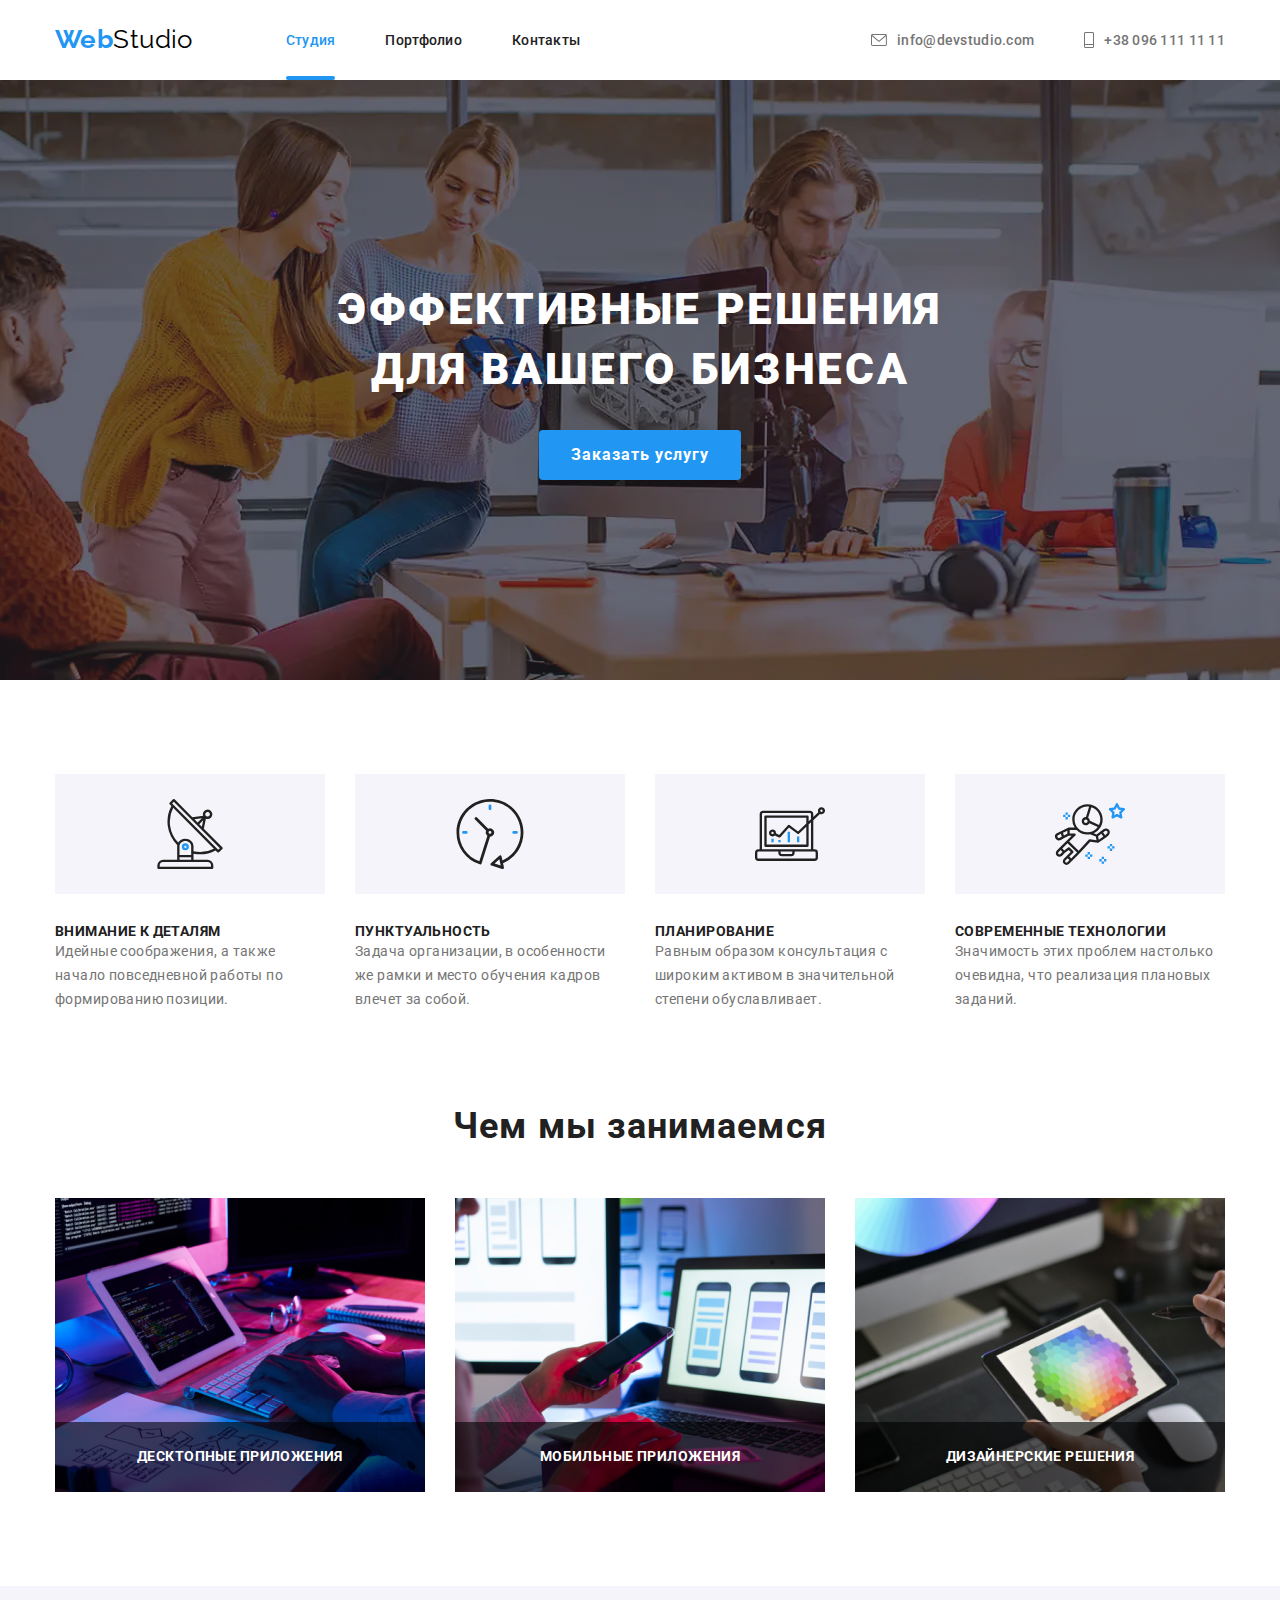
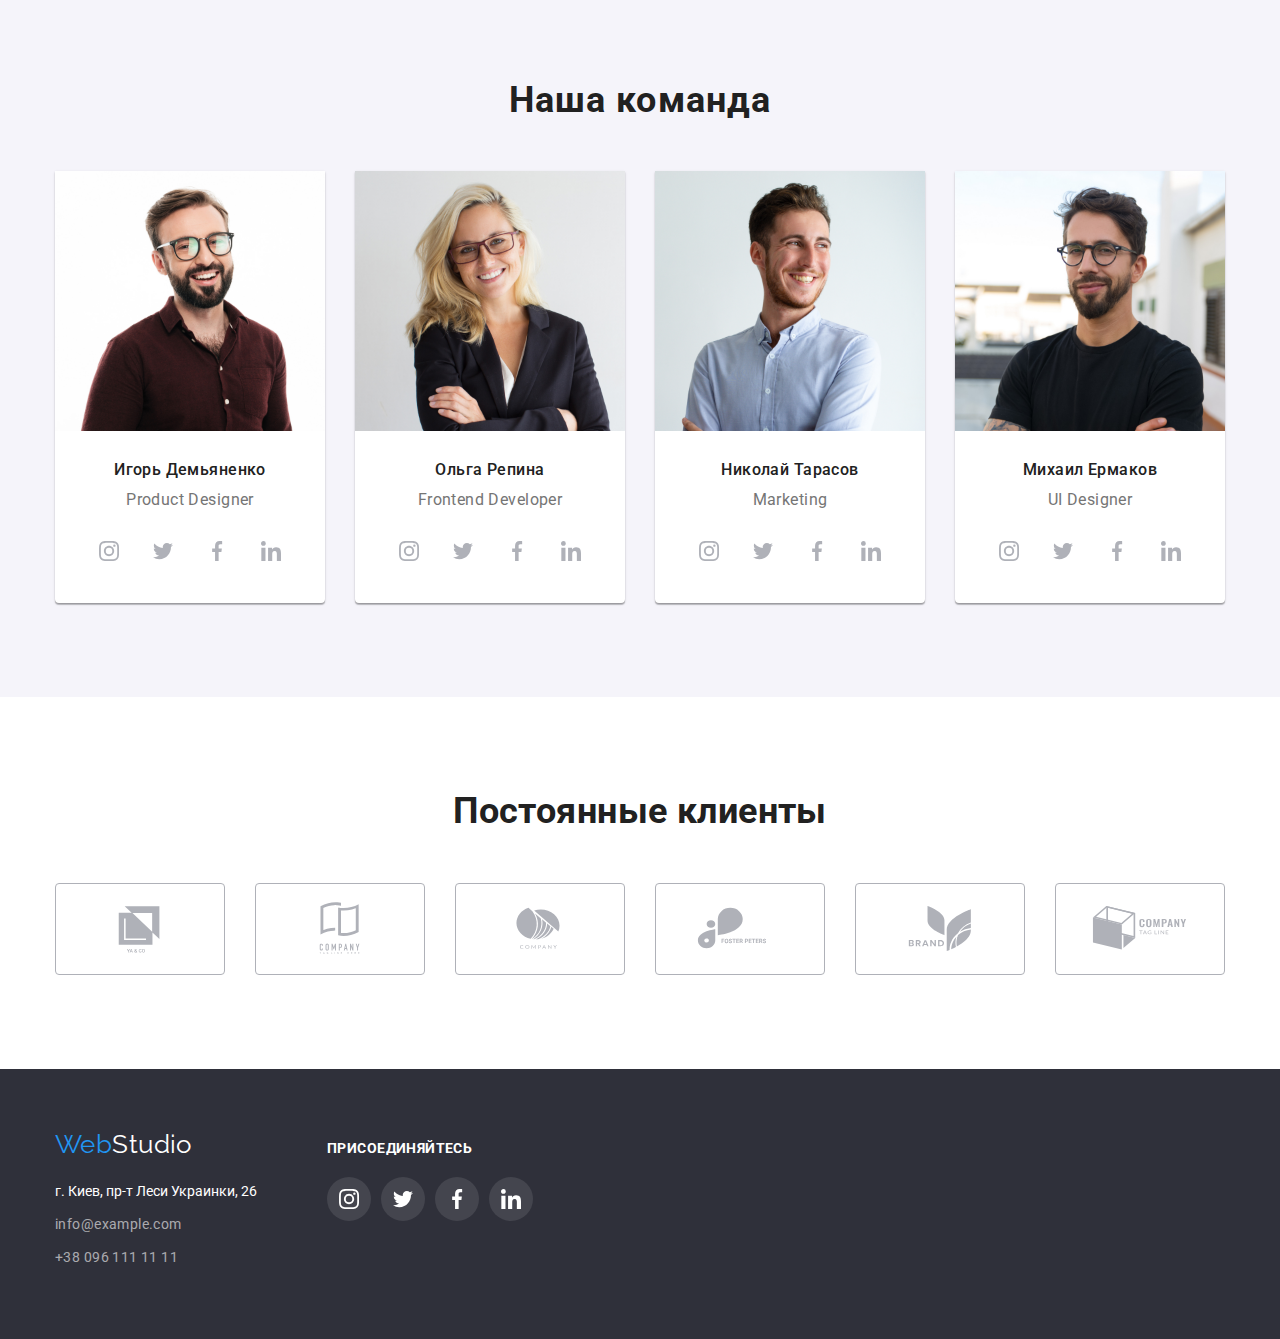
<file: index.html>
<!DOCTYPE html>
<html lang="ru">

<head>
  <meta charset="UTF-8" />
  <meta http-equiv="X-UA-Compatible" content="IE=edge" />
  <meta name="viewport" content="width=device-width, initial-scale=1.0" />
  <title>Studio</title>
  <!-- фонд початок -->
  <link rel="preconnect" href="https://fonts.googleapis.com" />
  <link rel="preconnect" href="https://fonts.gstatic.com" crossorigin />
  <link
    href="https://fonts.googleapis.com/css2?family=Oleo+Script&family=Raleway:wght@700&family=Roboto:wght@400;500;700;900&display=swap"
    rel="stylesheet" />
  <!-- фонди кінець -->

  <!-- Normalize stiles початок -->
  <link rel="stylesheet" href="https://cdn.jsdelivr.net/npm/modern-normalize@1.1.0/modern-normalize.min.css" />
  <!-- Normalize stiles кінець -->

  <!-- css -->
  <link rel="stylesheet" href="./css/styles.css" />
</head>

<body>
  <!--шапка-->
  <header class="header">
    <div class="container main-nav">
      <nav class="header-nav">
        <a class="header-logo link" href=" ./index.html "><span class="logo">Web</span>Studio</a>
        <ul class="header-list list">
          <li class="header-list-item">
            <a class="header-link link current" href=" ./index.html ">Студия</a>
          </li>
          <li class="header-list-item">
            <a class="header-link link" href=" ./portfolio.html ">Портфолио</a>
          </li>
          <li class="header-list-item">
            <a class="header-link link" href=" # ">Контакты</a>
          </li>
        </ul>
      </nav>
      <ul class="header-list-cont list">
        <li class="header-list-item">
          <a class="header-cont link" href=" info@devstudio.com "><svg class="icon-cont" width="16px" height="12px">
              <use href="./image/icons.svg#icon-envelope-hover"></use>
            </svg>info@devstudio.com</a>
        </li>
        <li class=" header-list-item">
          <a class="header-cont link" href=" +380961111111 "><svg class="icon-cont" width="10px" height="16px">
              <use href="./image/icons.svg#icon-telepfone"></use>
            </svg> +38 096 111 11 11 </a>
        </li>
      </ul>
    </div>
  </header>

  <!--головний розділ-->
  <main>
    <section class="hero section">
      <div class="container">
        <h1 class="text hero-title">Эффективные решения для вашего бизнеса</h1>
        <button class="hero-button" type="button" data-modal-open>Заказать услугу</button>
      </div>
    </section>
    <!--розділ наші переваги-->

    <section class="about section">
      <div class="container">
        <h2 class="visualli-hidden">мене тут нема</h2>
        <ul class="main-list list">
          <li class="main-list-item">
            <div class="icon-box-main">
              <svg class="icon-benefits" width="70px" height="70px">
                <use href="./image/icons.svg#icon-antenna"></use>
              </svg>
            </div>
            <h3 class="texst main-title">Внимание к деталям</h3>
            <p class="upertitle">
              Идейные соображения, а также начало повседневной работы по формированию позиции.
            </p>
          </li>
          <li class="main-list-item">
            <div class="icon-box-main">
              <svg class="icon-benefits" width="70px" height="70px">
                <use href="./image/icons.svg#icon-clock"></use>
              </svg>
            </div>
            <h3 class="texst main-title">Пунктуальность</h3>
            <p class="upertitle">
              Задача организации, в особенности же рамки и место обучения кадров влечет за собой.
            </p>
          </li>
          <li class="main-list-item">
            <div class="icon-box-main">
              <svg class="icon-benefits" width="70px" height="70px">
                <use href="./image/icons.svg#icon-diagram"></use>
              </svg>
            </div>
            <h3 class="texst main-title">Планирование</h3>
            <p class="upertitle">
              Равным образом консультация с широким активом в значительной степени обуславливает.
            </p>
          </li>
          <li class="main-list-item">
            <div class="icon-box-main">
              <svg class="icon-benefits" width="70px" height="70px">
                <use href="./image/icons.svg#icon-astronaut"></use>
              </svg>
            </div>
            <h3 class="texst main-title">Современные технологии</h3>
            <p class="upertitle">
              Значимость этих проблем настолько очевидна, что реализация плановых заданий.
            </p>
          </li>
        </ul>
      </div>
    </section>
    <!--розділ що ми робимо-->
    <section class="services section">
      <div class="container">
        <h2 class="texst action-title">Чем мы занимаемся</h2>
        <ul class="list flex-group">

          <li class="services-item">
            <img src="./image/what-are-we-doing/img-1.jpg" alt="разработчик пишет код на клавиатуре" width="370"
              height="270" />
            <p class="description-services">Десктопные приложения</p>
          </li>

          <li class="services-item">
            <img src="./image/what-are-we-doing/img-2.jpg" alt="тестирует приложение на смартфоне " width="370"
              height="270" />
            <p class="description-services">Мобильные приложения</p>
          </li>

          <li class="services-item">
            <img src="./image/what-are-we-doing/img-3.jpg" alt="создает дизайн на планшете" width="370" height="270" />
            <p class="description-services">Дизайнерские решения</p>
          </li>

        </ul>
      </div>
    </section>
    <!--розділ наша команда-->
    <section class="group section">
      <div class="container">
        <h2 class="texst group-title">Наша команда</h2>
        <ul class="list flex-group">
          <li class="photo-list">
            <img class="photo" src="./image/our-team/img-IgorDemyanenko.jpg" alt="фото члена команды 1" width="270"
              height="260" />
            <div class="pers-card">
              <h3 class="title-name">Игорь Демьяненко</h3>
              <p class="prof">Product Designer</p>
              <ul class="team-social-icons list">
                <li class="team-social-icon-item">
                  <a class="social-link-icon" href="">
                    <svg class="social-icon" width="20px" height="20px">
                      <use href="./image/icons.svg#icon-instagram"></use>
                    </svg>
                  </a>
                </li>
                <li class="team-social-icon-item">
                  <a class="social-link-icon" href="">
                    <svg class="social-icon" width="20px" height="20px">
                      <use href="./image/icons.svg#icon-twitter"></use>
                    </svg>
                  </a>
                </li>
                <li class="team-social-icon-item">
                  <a class="social-link-icon" href="">
                    <svg class="social-icon" width="20px" height="20px">
                      <use href="./image/icons.svg#icon-facebook"></use>
                    </svg>
                  </a>
                </li>
                <li class="team-social-icon-item">
                  <a class="social-link-icon" href="">
                    <svg class="social-icon" width="20px" height="20px">
                      <use href="./image/icons.svg#icon-linkedin"></use>
                    </svg>
                  </a>
                </li>
              </ul>
            </div>
          </li>
          <li class="photo-list">
            <img src="./image/our-team/img-OlgaRepina.jpg" alt="фото члена команды 2" width="270" height="260" />
            <div class="pers-card">
              <h3 class="title-name">Ольга Репина</h3>
              <p class="prof">Frontend Developer</p>
              <ul class="team-social-icons list">
                <li class="team-social-icon-item">
                  <a class="social-link-icon" href="">
                    <svg class="social-icon" width="20px" height="20px">
                      <use href="./image/icons.svg#icon-instagram"></use>
                    </svg>
                  </a>
                </li>
                <li class="team-social-icon-item">
                  <a class="social-link-icon" href="">
                    <svg class="social-icon" width="20px" height="20px">
                      <use href="./image/icons.svg#icon-twitter"></use>
                    </svg>
                  </a>
                </li>
                <li class="team-social-icon-item">
                  <a class="social-link-icon" href="">
                    <svg class="social-icon" width="20px" height="20px">
                      <use href="./image/icons.svg#icon-facebook"></use>
                    </svg>
                  </a>
                </li>
                <li class="team-social-icon-item">
                  <a class="social-link-icon" href="">
                    <svg class="social-icon" width="20px" height="20px">
                      <use href="./image/icons.svg#icon-linkedin"></use>
                    </svg>
                  </a>
                </li>
              </ul>
            </div>
          </li>
          <li class="photo-list">
            <img src="./image/our-team/img-NikolaiTarasov.jpg" alt="фото члена команды 3" width="270" height="260" />
            <div class="pers-card">
              <h3 class="title-name">Николай Тарасов</h3>
              <p class="prof">Marketing</p>
              <ul class="team-social-icons list">
                <li class="team-social-icon-item">
                  <a class="social-link-icon" href="">
                    <svg class="social-icon" width="20px" height="20px">
                      <use href="./image/icons.svg#icon-instagram"></use>
                    </svg>
                  </a>
                </li>
                <li class="team-social-icon-item">
                  <a class="social-link-icon" href="">
                    <svg class="social-icon" width="20px" height="20px">
                      <use href="./image/icons.svg#icon-twitter"></use>
                    </svg>
                  </a>
                </li>
                <li class="team-social-icon-item">
                  <a class="social-link-icon" href="">
                    <svg class="social-icon" width="20px" height="20px">
                      <use href="./image/icons.svg#icon-facebook"></use>
                    </svg>
                  </a>
                </li>
                <li class="team-social-icon-item">
                  <a class="social-link-icon" href="">
                    <svg class="social-icon" width="20px" height="20px">
                      <use href="./image/icons.svg#icon-linkedin"></use>
                    </svg>
                  </a>
                </li>
              </ul>
            </div>
          </li>
          <li class="photo-list">
            <img src="./image/our-team/img-MikhailErmakov.jpg" alt="фото члена команды 4" width="270" height="260" />
            <div class="pers-card">
              <h3 class="title-name">Михаил Ермаков</h3>
              <p class="prof">UI Designer</p>
              <ul class="team-social-icons list">
                <li class="team-social-icon-item">
                  <a class="social-link-icon" href="">
                    <svg class="social-icon" width="20px" height="20px">
                      <use href="./image/icons.svg#icon-instagram"></use>
                    </svg>
                  </a>
                </li>
                <li class="team-social-icon-item">
                  <a class="social-link-icon" href="">
                    <svg class="social-icon" width="20px" height="20px">
                      <use href="./image/icons.svg#icon-twitter"></use>
                    </svg>
                  </a>
                </li>
                <li class="team-social-icon-item">
                  <a class="social-link-icon" href="">
                    <svg class="social-icon" width="20px" height="20px">
                      <use href="./image/icons.svg#icon-facebook"></use>
                    </svg>
                  </a>
                </li>
                <li class="team-social-icon-item">
                  <a class="social-link-icon" href="">
                    <svg class="social-icon" width="20px" height="20px">
                      <use href="./image/icons.svg#icon-linkedin"></use>
                    </svg>
                  </a>
                </li>
              </ul>
            </div>
          </li>
        </ul>
      </div>
    </section>
    <!-- постійні кліенти -->
    <section class="section">
      <div class="container">
        <h2 class="text-title">Постоянные клиенты</h2>
        <ul class="list clients-icon-list">
          <li class="clients-icon-item">
            <a class="clients-icon-link" href="" aria-label="icon-compani1">
              <svg class="clients-icon" width="106px" height="60px">
                <use href="./image/icons.svg#icon-client1"></use>
              </svg></a>
          </li>
          <li class="clients-icon-item">
            <a class="clients-icon-link" href="" aria-label="icon-compani2"><svg class="clients-icon" width="106px"
                height="60px">
                <use href="./image/icons.svg#icon-client2"></use>
              </svg></a>
          </li>
          <li class="clients-icon-item">
            <a class="clients-icon-link" href="" aria-label="icon-compani3"><svg class="clients-icon" width="106px"
                height="60px">
                <use href="./image/icons.svg#icon-client3"></use>
              </svg></a>
          </li>
          <li class="clients-icon-item">
            <a class="clients-icon-link" href="" aria-label="icon-compani4"><svg class="clients-icon" width="106px"
                height="60px">
                <use href="./image/icons.svg#icon-client4"></use>
              </svg></a>
          </li>
          <li class="clients-icon-item">
            <a class="clients-icon-link" href="" aria-label="icon-compani5"><svg class="clients-icon" width="106px"
                height="60px">
                <use href="./image/icons.svg#icon-client5"></use>
              </svg></a>
          </li>
          <li class="clients-icon-item">
            <a class="clients-icon-link" href="" aria-label="icon-compani6"><svg class="clients-icon" width="106px"
                height="60px">
                <use href="./image/icons.svg#icon-client6"></use>
              </svg></a>
          </li>
        </ul>
      </div>
    </section>
  </main>
  <!--підвал-->
  <footer class="footer">
    <div class="container flex-group ">
      <div class="footer-box">
        <a href="./index.html" class="footer-logo link"><span class="lower-logo">Web</span>Studio</a>
        <address class="section-add">
          <ul class="footer-list list">

            <li class="footer-item ">
              <a class="footer-addr link" href="https://bit.ly/3pXMvUd" target="_blank" rel="noopener noreferrer">г.
                Киев, пр-т Леси Украинки, 26</a>
            </li>

            <li class="footer-item ">
              <a class="addr link" href="mailto:info@devstudio.com">info@example.com</a>
            </li>

            <li class="footer-item">
              <a class="addr link" href="tel:+380961111111">+38 096 111 11 11</a>
            </li>

          </ul>
        </address>
      </div>
      <div class="footer-social-thumb">
        <h2 class="footer-social-title">присоединяйтесь</h2>
        <ul class="footer-social-links list">
          <li class="footer-social-link">
            <a class="footer-link-icon" href="" aria-label="icon-instagram">
              <svg class="social-icon" width="20px" height="20px">
                <use href="./image/icons.svg#icon-instagram"></use>
              </svg>
            </a>
          </li>
          <li class="footer-social-link">
            <a class="footer-link-icon" href="" aria-label="icon-twitter">
              <svg class="social-icon" width="20px" height="20px">
                <use href="./image/icons.svg#icon-twitter"></use>
              </svg>
            </a>
          </li>
          <li class="footer-social-link">
            <a class="footer-link-icon" href="" aria-label="icon-facebook">
              <svg class="social-icon" width="20px" height="20px">
                <use href="./image/icons.svg#icon-facebook"></use>
              </svg>
            </a>
          </li>
          <li class="footer-social-link">
            <a class="footer-link-icon" href="" aria-label="icon-linkedin">
              <svg class="social-icon" width="20px" height="20px">
                <use href="./image/icons.svg#icon-linkedin"></use>
              </svg>
            </a>
          </li>
        </ul>
      </div>
    </div>
  </footer>
  <!--модальне вікно секції героя -->
  <div class="background-m is-hidden" data-modal>
    <div class="modal">
      <button class="modal-btn" type="button" data-modal-close>
        <svg class="" width="18" height="18">
          <use href="./image/icons.svg#icon-close"></use>
        </svg>
      </button>
    </div>
  </div>

  <script src="./js/modal.js"></script>

</body>

</html>
</file>
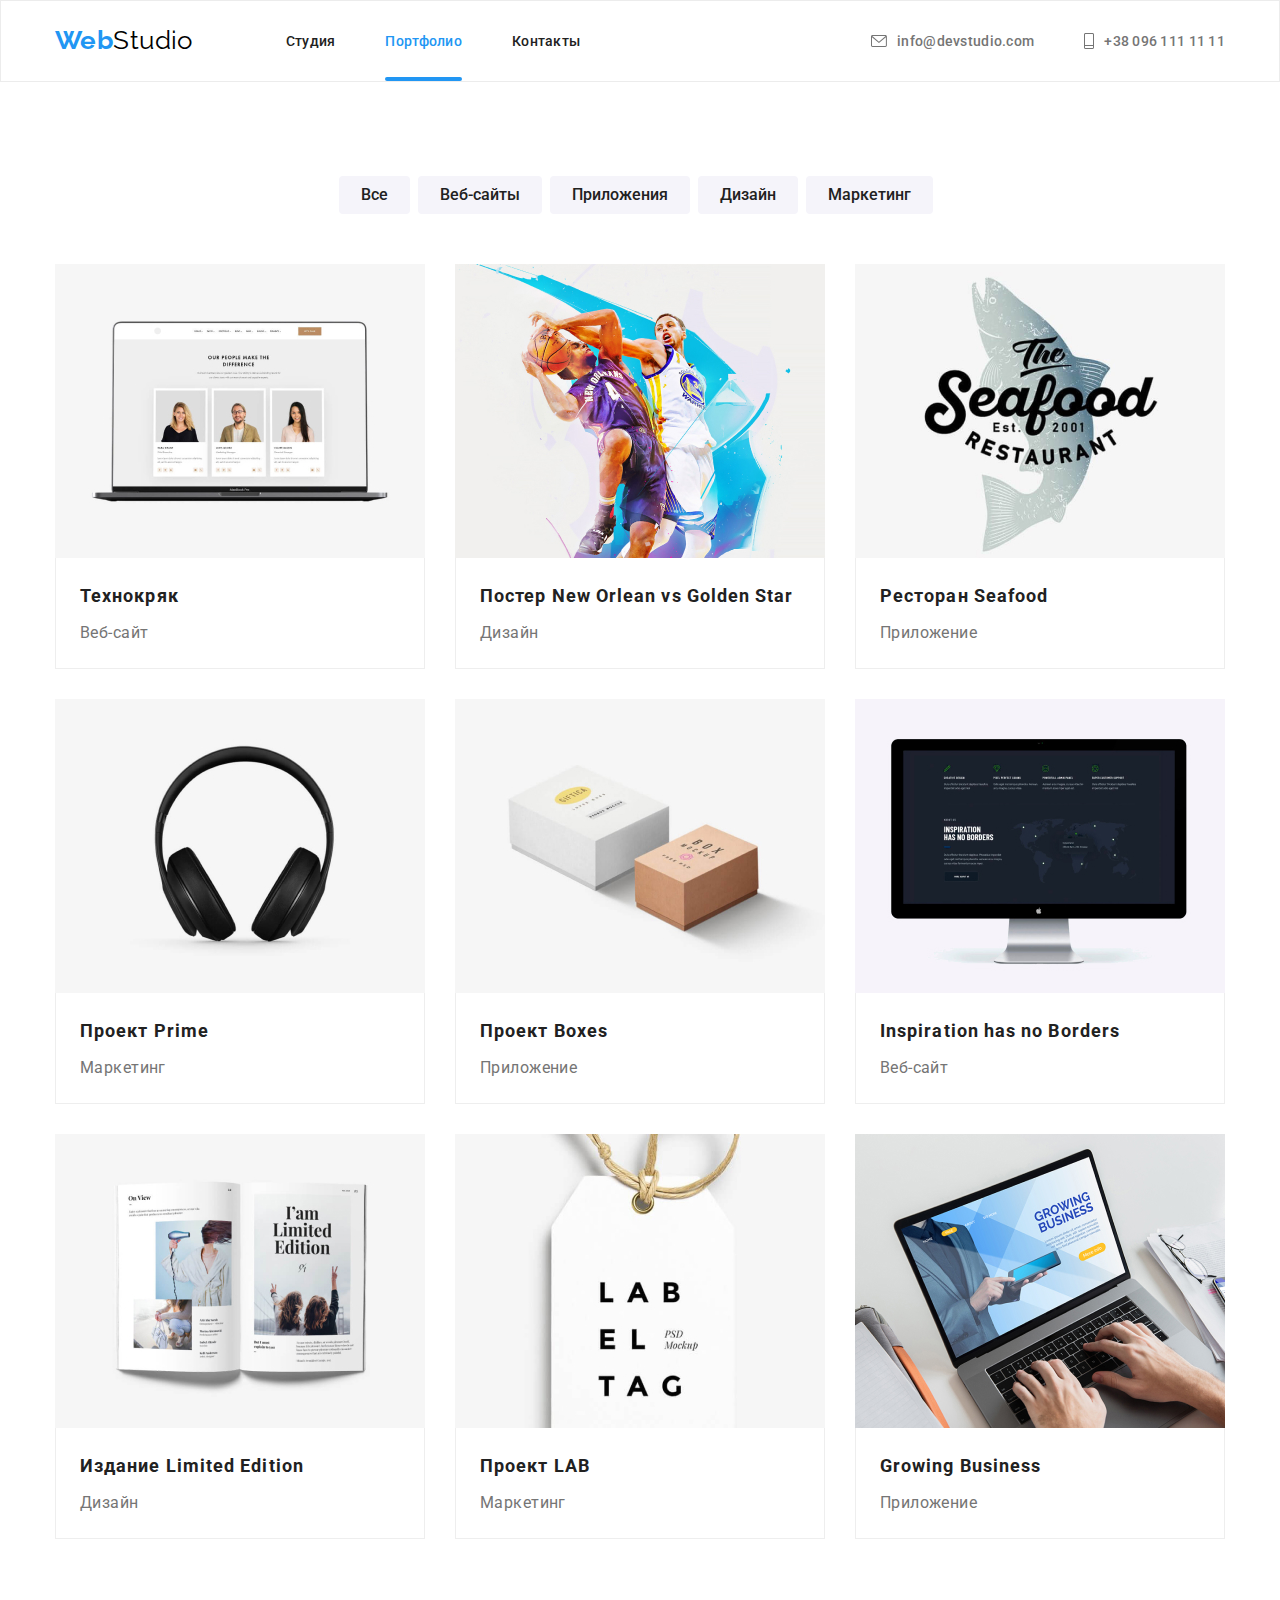
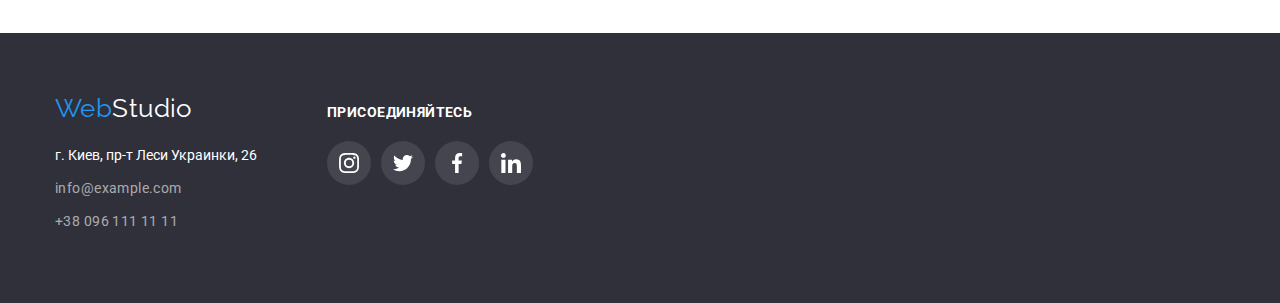
<file: portfolio.html>
<!DOCTYPE html>
<html lang="ru">

<head>
  <meta charset="UTF-8" />
  <meta http-equiv="X-UA-Compatible" content="IE=edge" />
  <meta name="viewport" content="width=device-width, initial-scale=1.0" />
  <title>Portfolio</title>
  <!-- фонд початок -->
  <link rel="preconnect" href="https://fonts.googleapis.com">
  <link rel="preconnect" href="https://fonts.gstatic.com" crossorigin>
  <link
    href="https://fonts.googleapis.com/css2?family=Oleo+Script&family=Raleway:wght@700&family=Roboto:wght@400;500;700;900&display=swap"
    rel="stylesheet">
  <!-- фонди кінець -->

  <!-- Normalize stiles початок -->
  <link rel="stylesheet" href="https://cdn.jsdelivr.net/npm/modern-normalize@1.1.0/modern-normalize.min.css">
  <!-- Normalize stiles кінець -->

  <!-- css -->
  <link rel="stylesheet" href="./css/styles.css">

</head>

<body class="body">
  <!--шапка-->
  <header class="header portfolio-header ">
    <div class="container main-nav">
      <nav class="header-nav">
        <a class="header-logo link" href=" ./index.html "><span class="logo">Web</span>Studio</a>
        <ul class="header-list list">
          <li class="header-list-item">
            <a class="header-link link" href="./index.html">Студия</a>
          </li>
          <li class="header-list-item">
            <a class="header-link link current" href="./portfolio.html">Портфолио</a>
          </li>
          <li class="header-list-item">
            <a class="header-link link" href="#">Контакты</a>
          </li>
        </ul>
      </nav>
      <ul class="header-list-cont list">
        <li class="header-list-item">
          <a class="header-cont link" href=" info@devstudio.com "><svg class="icon-cont" width="16px" height="12px">
              <use href="./image/icons.svg#icon-envelope-hover"></use>
            </svg>info@devstudio.com</a>
        </li>
        <li class=" header-list-item">
          <a class="header-cont link" href=" +380961111111 "><svg class="icon-cont" width="10px" height="16px">
              <use href="./image/icons.svg#icon-telepfone"></use>
            </svg> +38 096 111 11 11 </a>
        </li>
      </ul>
    </div>
  </header>

  <main>
    <!--portfolio-->
    <section class="section">
      <div class="container">
        <h1 class="visualli-hidden">мене тут нема</h1>
        <ul class="filter-list list">
          <li class="btn-item"><button class="btn-filter" type="button">Все</button></li>
          <li class="btn-item"><button class="btn-filter" type="button">Веб-сайты</button></li>
          <li class="btn-item"><button class="btn-filter" type="button">Приложения</button></li>
          <li class="btn-item"><button class="btn-filter" type="button">Дизайн</button></li>
          <li class="btn-item"><button class="btn-filter" type="button">Маркетинг</button></li>
        </ul>
        <!--projects-->

        <ul class="list cards ">

          <li class="project-list">
            <a class="project-cards-link link" href="#" target="_blank" rel="noopener noreferrer"
              aria-label="tehnokryak">
              <div class="card-img">
                <img src="./image/portfolio/img-1-technoquack.jpg" alt="компютер из изображением веб-сайта" width="370"
                  height="294">
                <div class="cover-image">
                  <p class="cover-image-text"> Ресурс предлагает комплексные предложения с разным уровнем
                    функционала и сервисов. Все это позволит посетителю получить
                    исчерпывающие сведения о компании или частном лице.
                  </p>
                </div>
              </div>
              <div class="cards-title">
                <h2 class="portfolio-projects">Технокряк</h2>
                <p class="projects-name">Веб-сайт</p>
              </div>
            </a>
          </li>
          <li class="project-list">
            <a class="project-cards-link link" href="#" target="_blank" rel="noopener noreferrer"
              aria-label="Постер New Orlean vs Golden Star">
              <div class="card-img">
                <img src="./image/portfolio/img-2-new-orleans-vs-golden-star-poster.jpg" alt="баскетболисты с мячом"
                  width="370" height="294">
                <div class="cover-image">
                  <p class="cover-image-text"> Ресурс предлагает комплексные предложения с разным уровнем
                    функционала и сервисов. Все это позволит посетителю получить
                    исчерпывающие сведения о компании или частном лице.
                  </p>
                </div>
              </div>
              <div class="cards-title">
                <h2 class="portfolio-projects">Постер New Orlean vs Golden Star</h2>
                <p class="projects-name">Дизайн</p>
              </div>
            </a>
          </li>
          <li class="project-list">
            <a class="project-cards-link link" href="#" target="_blank" rel="noopener noreferrer" aria-label="seafood">
              <div class="card-img">
                <img src="./image/portfolio/img-3-seafood-restaurant.jpg" alt="логотип ресторана сеафуд" width="370"
                  height="294">
                <div class="cover-image">
                  <p class="cover-image-text"> Ресурс предлагает комплексные предложения с разным уровнем
                    функционала и сервисов. Все это позволит посетителю получить
                    исчерпывающие сведения о компании или частном лице.
                  </p>
                </div>
              </div>
              <div class="cards-title">
                <h2 class="portfolio-projects">Ресторан Seafood</h2>
                <p class="projects-name">Приложение</p>
              </div>
            </a>
          </li>
          <li class="project-list">
            <a class="project-cards-link link" href="#" target="_blank" rel="noopener noreferrer" aria-label="prime">
              <div class="card-img">
                <img src="./image/portfolio/img-4-prime-project.jpg" alt="ображенные наушники" width="370" height="294">
                <div class="cover-image">
                  <p class="cover-image-text"> Ресурс предлагает комплексные предложения с разным уровнем
                    функционала и сервисов. Все это позволит посетителю получить
                    исчерпывающие сведения о компании или частном лице.
                  </p>
                </div>
              </div>
              <div class="cards-title">
                <h2 class="portfolio-projects">Проект Prime</h2>
                <p class="projects-name">Маркетинг</p>
              </div>
            </a>
          </li>
          <li class="project-list">
            <a class="project-cards-link link" href="#" target="_blank" rel="noopener noreferrer" aria-label="boxes">
              <div class="card-img">
                <img src="./image/portfolio/img-5-boxes-project.jpg" alt="коробки с надписями " width="370"
                  height="294">
                <div class="cover-image">
                  <p class="cover-image-text"> Ресурс предлагает комплексные предложения с разным уровнем
                    функционала и сервисов. Все это позволит посетителю получить
                    исчерпывающие сведения о компании или частном лице.
                  </p>
                </div>
              </div>
              <div class="cards-title">
                <h2 class="portfolio-projects">Проект Boxes</h2>
                <p class="projects-name">Приложение</p>
              </div>
            </a>
          </li>
          <li class="project-list">
            <a class="project-cards-link link" href="#" target="_blank" rel="noopener noreferrer"
              aria-label="inspirations">
              <div class="card-img">
                <img src="./image/portfolio/img-6-Inspiration-has-no-borders.jpg" alt="монитор с изображением веб сайта"
                  width="370" height="294">
                <div class="cover-image">
                  <p class="cover-image-text"> Ресурс предлагает комплексные предложения с разным уровнем
                    функционала и сервисов. Все это позволит посетителю получить
                    исчерпывающие сведения о компании или частном лице.
                  </p>
                </div>
              </div>
              <div class="cards-title">
                <h2 class="portfolio-projects" lang="en">Inspiration has no Borders</h2>
                <p class="projects-name">Веб-сайт</p>
              </div>
            </a>
          </li>
          <li class="project-list">
            <a class="project-cards-link link" href="#" target="_blank" rel="noopener noreferrer"
              aria-label="limitededition">
              <div class="card-img">
                <img src="./image/portfolio/img-7-limited-edition.jpg" alt="журнал с картинками " width="370"
                  height="294">
                <div class="cover-image">
                  <p class="cover-image-text"> Ресурс предлагает комплексные предложения с разным уровнем
                    функционала и сервисов. Все это позволит посетителю получить
                    исчерпывающие сведения о компании или частном лице.
                  </p>
                </div>
              </div>
              <div class="cards-title">
                <h2 class="portfolio-projects">Издание Limited Edition</h2>
                <p class="projects-name">Дизайн</p>
              </div>
            </a>
          </li>
          <li class="project-list">
            <a class="project-cards-link link" href="#" target="_blank" rel="noopener noreferrer" aria-label="lab">
              <div class="card-img">
                <img src="./image/portfolio/img-8-lab-project.jpg" alt=",борд с натписю лаб ел таг" width="370"
                  height="294">
                <div class="cover-image">
                  <p class="cover-image-text"> Ресурс предлагает комплексные предложения с разным уровнем
                    функционала и сервисов. Все это позволит посетителю получить
                    исчерпывающие сведения о компании или частном лице.
                  </p>
                </div>
              </div>
              <div class="cards-title">
                <h2 class="portfolio-projects">Проект LAB</h2>
                <p class="projects-name">Маркетинг</p>
              </div>
            </a>
          </li>
          <li class="project-list">
            <a class="project-cards-link link" href="#" target="_blank" rel="noopener noreferrer"
              aria-label="growingbusiness">
              <div class="card-img">
                <img src="./image/portfolio/img-9-growing-business.jpg"
                  alt="ноутбук с изображением веб-сайта растущий бизнес " width="370" height="294">
                <div class="cover-image">
                  <p class="cover-image-text"> Ресурс предлагает комплексные предложения с разным уровнем
                    функционала и сервисов. Все это позволит посетителю получить
                    исчерпывающие сведения о компании или частном лице.
                  </p>
                </div>
              </div>
              <div class="cards-title">
                <h2 class="portfolio-projects" lang="en">Growing Business</h2>
                <p class="projects-name">Приложение</p>
              </div>
            </a>
          </li>
        </ul>
      </div>
    </section>
  </main>
  <!--підвал-->
  <footer class="footer">
    <div class="container flex-group ">
      <div class="footer-box">
        <a href="./index.html" class="footer-logo link"><span class="lower-logo">Web</span>Studio</a>
        <address class="section-add">
          <ul class="footer-list list">

            <li class="footer-item ">
              <a class="footer-addr link" href="https://bit.ly/3pXMvUd" target="_blank" rel="noopener noreferrer">г.
                Киев, пр-т Леси Украинки, 26</a>
            </li>

            <li class="footer-item ">
              <a class="addr link" href="mailto:info@devstudio.com">info@example.com</a>
            </li>

            <li class="footer-item">
              <a class="addr link" href="tel:+380961111111">+38 096 111 11 11</a>
            </li>

          </ul>
        </address>
      </div>
      <div class="footer-social-thumb">
        <h2 class="footer-social-title">присоединяйтесь</h2>
        <ul class="footer-social-links list">
          <li class="footer-social-link">
            <a class="footer-link-icon" href="" aria-label="icon-instagram">
              <svg class="social-icon" width="20px" height="20px">
                <use href="./image/icons.svg#icon-instagram"></use>
              </svg>
            </a>
          </li>
          <li class="footer-social-link">
            <a class="footer-link-icon" href="" aria-label="icon-twitter">
              <svg class="social-icon" width="20px" height="20px">
                <use href="./image/icons.svg#icon-twitter"></use>
              </svg>
            </a>
          </li>
          <li class="footer-social-link">
            <a class="footer-link-icon" href="" aria-label="icon-facebook">
              <svg class="social-icon" width="20px" height="20px">
                <use href="./image/icons.svg#icon-facebook"></use>
              </svg>
            </a>
          </li>
          <li class="footer-social-link">
            <a class="footer-link-icon" href="" aria-label="icon-linkedin">
              <svg class="social-icon" width="20px" height="20px">
                <use href="./image/icons.svg#icon-linkedin"></use>
              </svg>
            </a>
          </li>
        </ul>
      </div>
    </div>
  </footer>

</body>

</html>
</file>
<file: css/styles.css>
:root {
	--third-font: "Oleo Script";
	--secondary-font: "Raleway";
	--main-font: "Roboto";

	/* кольори тексту */
	--black-txt-cl: #000000;
	--accent-txt-cl: #2196f3;
	--dark-txt-cl: #212121;
	--light-txt-cl: #ffffff;
	--gray-txt-cl: #757575;

	/* кольори фону */
	--gray-bgr-cl: #f5f4fa;
	--dark-bgr-cl: #2f303a;
	--light-bgr-cl: #ffffff;
	--blue-but-cl: #188ce8;
	/* колір бордера */
	--color-border-porfolio: #eeeeee;
	/* колр іконок в ховері, фокусі */
	--background-color-icons: #2196f3;
	--color-icons: #ffffff;

	/* змінні в сітці в портфоліо */
	--csrd-set-gap: 30px;
	--csrd-set-marg: 15px;
	/* зміні кольори в таймінгах */
	--timing-variable: cubic-bezier(0.4, 0, 0.2, 1);
}
/* шабдлон */
/* <svg width="" height="">
            <use href=""></use>
          </svg> */
/* загальні властивості  */
body {
	letter-spacing: 0.03em;
	font-size: 14px;
	color: var(--dark-txt-cl);
	background-color: var(--light-bgr-cl);
	font-family: "Roboto", sans-serif;
}

html {
	box-sizing: border-box;
}

/* reeset */
h1,
h2,
h3,
h4,
p {
	margin: 0;
}

/* загальні властивоті зображень */
img {
	display: block;
	max-width: 100%;
	height: auto;
}

address {
	font-style: normal;
}
/* падінги секцій */
.section {
	padding-top: 94px;
	padding-bottom: 94px;
}

/* бокси для центруваня контенту */
.container {
	width: 1200px;
	padding: 0 15px;
	margin: 0 auto;
}

/* часткове скиданя властивостей списків */
.list {
	list-style: none;
	padding-left: 0;
	margin: 0;
}
/* часткове скиданя властивостей списків */
a {
	text-decoration: none;
}
.main-nav {
	display: flex;
}

/* хедер початок */
/* логотип в хедері */
.header-logo {
	font-family: var(--secondary-font);
	font-weight: 400;
	color: var(--black-txt-cl);
	font-size: 26px;
	line-height: 1.2px;
	padding-top: 24px;
	padding-bottom: 25px;
}

.logo {
	font-family: var(--secondary-font);
	font-weight: 700;
	color: var(--accent-txt-cl);
}
/* блок нав в шапці  */
.header-list-item:not(:last-child) {
	margin-right: 50px;
}

.header-list {
	display: flex;
	margin-left: 93px;
}

.header-nav {
	display: flex;
	align-items: center;
}

/* (а) посилання в блоці нав */
.header-link {
	padding-top: 32px;
	padding-bottom: 32px;

	font-style: normal;
	font-weight: 500;
	font-size: 14px;
	line-height: 1.33;
	letter-spacing: 0.02em;
	color: var(--dark-txt-cl);

	transition: color 250ms var(--timing-variable);
}

.header-link:hover,
.header-link:focus {
	color: var(--accent-txt-cl);
}
/* підсвітка кнопки активної сторінки */

.current {
	position: relative;
	color: var(--accent-txt-cl);

	transition: color 250ms var(--timing-variable);
}

.current::after {
	content: "";
	position: absolute;
	bottom: 0;
	left: 0;
	width: 100%;
	height: 4px;
	display: inline-block;
	background: var(--accent-txt-cl);
	border-radius: 2px;
}

/* блок контакти в шапці */
.header-list-cont {
	display: flex;
	align-items: center;
	margin-left: auto;
}

.header-cont {
	padding-top: 32px;
	padding-bottom: 32px;
	display: flex;
	align-items: center;
	font-weight: 500;
	line-height: 16px;
	letter-spacing: 0.02em;
	color: var(--gray-txt-cl);

	transition: color 250ms var(--timing-variable);
}

.header-cont:hover,
.header-cont:focus {
	color: var(--accent-txt-cl);
}
.icon-cont {
	margin-right: 10px;
	fill: currentColor;
}
.icon-cont:hover,
.icon-cont:focus {
	fill: currentColor;
}

/* сеrція герой */
.hero {
	text-align: center;
	padding: 200px 0;
	max-width: 1600px;
	height: 600px;
	margin-left: auto;
	margin-right: auto;
	background-image: linear-gradient(rgba(47, 48, 58, 0.4), rgba(47, 48, 58, 0.4)),
		url("../image/img-bg/Img-fon-hero.webp"), url("../image/img-bg/Img-fon-hero.jpg");
	background-color: #2f303a;
	background-repeat: no-repeat;
	background-position: center;
	background-size: cover;
}

/* заголовок в герой */
.hero-title {
	font-weight: 900;
	font-size: 44px;
	line-height: 1.36;
	text-align: center;
	letter-spacing: 0.06em;
	text-transform: uppercase;
	color: var(--light-txt-cl);

	width: 696px;
	margin: 0 auto;
	margin-bottom: 30px;
}

/* кнопка в секції герой */
.hero-button {
	display: block;
	min-width: 200px;
	min-height: 50px;
	margin-right: auto;
	margin-left: auto;
	border: 0;
	padding: 10px 32px;

	font-family: inherit;
	cursor: pointer;
	font-weight: 700;
	font-size: 16px;
	line-height: 1.88;
	letter-spacing: 0.06em;
	border-radius: 4px;

	box-shadow: 0px 4px 4px rgba(0, 0, 0, 0.15);
	color: var(--light-txt-cl);
	background-color: var(--accent-txt-cl);

	transition: background-color 250ms var(--timing-variable);
}

.hero-button:hover,
.hero-button:focus {
	background-color: var(--blue-but-cl);
}

/* features  */

/* прихований заголовок */
.visualli-hidden {
	position: absolute;
	width: 1px;
	height: 1px;
	margin: -1px;
	border: 0;
	padding: 0;

	white-space: nowrap;
	clip-path: inset(100%);
	clip: rect(0 0 0 0);
	overflow: hidden;
}

/* ul в боксі особливості */
.main-list {
	display: flex;
}

.main-list-item {
	width: 270px;
}
.main-list-item,
.icon-box-main :not(:last-child) {
	margin-right: 30px;
}

.icon-box-main {
	display: flex;
	content: "";
	height: 120px;
	width: 270px;
	justify-content: center;
	align-items: center;
	margin-bottom: 30px;
	background-size: contain;
	background-repeat: no-repeat;
	background-position: center;
	background-color: #f5f4fa;
}

/* заголовоки в особливості */
.action-title {
	font-size: 36px;
	line-height: 1.16;
	text-align: center;
	letter-spacing: 0.03em;
	color: var(--dark-txt-cl);

	margin-bottom: 50px;
}

/*h3 увага до деталей */
.main-title {
	font-weight: 700;
	font-size: 14px;
	line-height: 1.14;
	text-transform: uppercase;

	-bottom: 10px;
}

.upertitle {
	font-size: 14px;
	line-height: 1.71;
	color: var(--gray-txt-cl);
}

/* розділ що ми робимо */

.services {
	padding-top: 0;
}

.services-item {
	position: relative;
}

.services-item:not(:last-child) {
	margin-right: 30px;
}

.description-services {
	bottom: 0%;
	position: absolute;
	display: flex;
	justify-content: center;
	align-items: center;
	width: 100%;
	height: 70px;
	font-weight: 700;
	line-height: 1.14px;
	text-transform: uppercase;
	color: #ffffff;
	background-color: rgba(0, 0, 0, 0.6);
}

/* секція наша команда  */
.group {
	background-color: var(--gray-bgr-cl);
}

.flex-group {
	display: flex;
	align-items: baseline;
}

.group-title {
	font-size: 36px;
	line-height: 1.16;
	text-align: center;
	letter-spacing: 0.03em;
	color: var(--dark-txt-cl);

	margin-bottom: 50px;
}

.title-name {
	font-weight: 500;
	font-size: 16px;
	line-height: 1.18;
	text-align: center;
	margin-bottom: 10px;
	color: var(--dark-txt-cl);
}

.prof {
	font-size: 16px;
	line-height: 19px;
	text-align: center;
	color: var(--gray-txt-cl);
}
.photo-list:not(:first-child) {
	margin-left: 30px;
}

.pers-card {
	padding-top: 30px;
	padding-bottom: 30px;
}

.photo-list {
	background-color: var(--light-txt-cl);
	box-shadow: 0px 1px 3px rgba(0, 0, 0, 0.12), 0px 1px 1px rgba(0, 0, 0, 0.14), 0px 2px 1px rgba(0, 0, 0, 0.2);
	border-radius: 0px 0px 4px 4px;
}

/* іконки соц мереж */
.team-social-icons {
	display: flex;
	height: 44px;
	margin-top: 20px;
	padding: 0;
	justify-content: center;
}
.team-social-icon-item:not(:last-child) {
	margin-right: 10px;
}
.social-link-icon {
	display: flex;
	justify-content: center;
	align-items: center;
	width: 44px;
	height: 44px;
	border-radius: 50%;
	color: #afb1b8;

	transition: background-color 250ms var(--timing-variable), color 250ms var(--timing-variable);
}
.social-icon {
	fill: currentColor;
}
.social-link-icon:hover,
.social-link-icon:focus {
	background-color: var(--background-color-icons);
	color: var(--color-icons);
}

/* постійні кліенти */
.text-title {
	font-size: 36px;
	line-height: 1.16;
	text-align: center;
	margin-bottom: 50px;
}

.clients-icon-list {
	display: flex;
}
.clients-icon-item:not(:last-child) {
	margin-right: 30px;
}
.clients-icon-link {
	display: flex;
	box-sizing: border-box;
	justify-content: center;
	align-items: center;
	width: 170px;
	height: 92px;
	border: 1px solid #afb1b8;
	border-radius: 4px;
	color: #afb1b8;

	transition: border-color 250ms var(--timing-variable), color 250ms var(--timing-variable);
}
.clients-icon {
	fill: currentColor;
}
.clients-icon-link:hover,
.clients-icon-link:focus {
	color: var(--accent-txt-cl);
	border-color: var(--accent-txt-cl);
}

/* портфоліо початок */
.portfolio-header {
	border: 1px solid #ececec;
	/* border-bottom: 1px ; */
}

/* кнопки в портфоліо */
.filter-list {
	display: flex;
	align-items: center;
	justify-content: center;
	margin-bottom: 50px;
}

.btn-filter {
	font-family: inherit;
	font-weight: 500;
	font-size: 16px;
	line-height: 1.62;
	color: #212121;
	cursor: pointer;
	border: none;
	padding: 6px 22px;
	margin-right: 8px;
	background-color: var(--gray-bgr-cl);
	border-radius: 4px;

	transition: background-color 250ms var(--timing-variable), color 250ms var(--timing-variable),
		box-shadow 250ms var(--timing-variable);
}
.btn-filter:not(first-child) {
	margin-right: 8px;
}
.btn-filter:hover,
.btn-filter:focus {
	background-color: var(--accent-txt-cl);
	color: var(--light-txt-cl);
	box-shadow: 0px 3px 1px rgba(0, 0, 0, 0.1), 0px 1px 2px rgba(0, 0, 0, 0.08), 0px 2px 2px rgba(0, 0, 0, 0.12);
}
.btn-filter.active {
	color: var(--primery-white-color);
	background-color: var(--accent-color);
}
.cards {
	display: flex;
	flex-wrap: wrap;
	margin: calc(-1 * var(--csrd-set-marg));
}
.project-list {
	flex-basis: calc((100% - var(--csrd-set-gap) * 3) / 3);
	margin: var(--csrd-set-marg);
}
.project-cards-lin {
	display: flex;
}

.project-list:hover,
.project-list:focus {
	box-shadow: 0px 1px 1px rgba(0, 0, 0, 0.12), 0px 4px 4px rgba(0, 0, 0, 0.06), 1px 4px 6px rgba(0, 0, 0, 0.16);
}

.cards-title {
	padding: 20px 24px;
	border: 1px solid var(--color-border-porfolio);
	border-top: none;
}

/* список проектів в портфоліо */
.portfolio-projects {
	font-weight: 700;
	font-size: 18px;
	line-height: 2;
	letter-spacing: 0.06em;
	margin-bottom: 4px;
	color: var(--dark-txt-cl);
}

.project-cards-link {
	display: block;
	position: relative;
	overflow: hidden;
}
.project-cards-link:hover,
.project-cards-link:focus {
	box-shadow: 0px 1px 1px rgba(0, 0, 0, 0.12), 0px 4px 4px rgba(0, 0, 0, 0.06), 1px 4px 6px rgba(0, 0, 0, 0.16);
	cursor: pointer;

	transition-duration: 250ms var(--timing-variable);
}

.card-img {
	position: relative;
	overflow: hidden;
}

.cover-image {
	position: absolute;
	top: 0;
	left: 0;

	transform: translateY(100%);

	display: flex;
	align-items: center;
	justify-content: center;

	transition: transform 250ms var(--timing-variable);
}

.cover-image-text {
	font-size: 18px;
	line-height: 1.56;
	padding: 63px 24px;

	letter-spacing: 0.03em;
	color: var(--light-txt-cl);
	background: rgba(33, 150, 243, 0.9);
}
.project-cards-link:hover .cover-image,
.project-cards-link:focus .cover-image {
	transform: translateY(0%);
}

.projects-name {
	font-weight: 400;
	font-size: 16px;
	line-height: 1.88;
	color: var(--gray-txt-cl);
}

/* портфоліо кінець */

/* footer початок */
.footer {
	background-color: var(--dark-bgr-cl);
	padding-top: 60px;
	padding-bottom: 60px;
}

/* логотип у футері */
.lower-logo {
	font-family: var(--secondary-font);
	color: #2196f3;
}

.footer-logo {
	font-size: 26px;
	line-height: 1.19;
	font-family: var(--secondary-font);
	color: #ffffff;
}
.footer-item {
	margin-bottom: 9px;
}

.footer-item:not(:first-child) {
	margin-bottom: 9px;
}
/* блок контактів у футері */
.section-add {
	font-style: normal;
	margin-top: 20px;
}

.footer-addr {
	line-height: 1.71;
	letter-spacing: normal;
	color: var(--light-txt-cl);

	transition: color 250ms var(--timing-variable);
}

.addr {
	font-size: 14px;
	line-height: 1.71;
	color: rgba(255, 255, 255, 0.6);
	text-decoration: none;

	transition: color 250ms var(--timing-variable);
}

.addr:hover,
.addr:focus,
.footer-addr:hover,
.footer-addr:focus {
	color: var(--accent-txt-cl);
}

/* section social footer */
.footer-social-thumb {
	margin-left: 70px;
}
.footer-social-title {
	font-size: 14px;
	font-weight: 700;
	line-height: 1.14;
	text-transform: uppercase;
	color: var(--light-txt-cl);
	margin-bottom: 20px;
}
.footer-social-links {
	display: flex;
	height: 44px;
	align-items: baseline;
	padding: 0;
	justify-content: center;
}
.footer-link-icon {
	display: flex;
	justify-content: center;
	align-items: center;
	width: 44px;
	height: 44px;
	border-radius: 50%;
	color: var(--light-txt-cl);
	background-color: rgba(255, 255, 255, 0.1);

	transition: background-color 250ms var(--timing-variable);
}
.footer-social-link:not(:last-child) {
	margin-right: 10px;
}
.footer-link-icon:hover,
.footer-link-icon:focus {
	background-color: var(--background-color-icons);
	color: var(--color-icons);
}

/* footer end */

/* модальне вікно початок */
.background-m {
	opacity: 1;
	visibility: visible;
	position: fixed;
	top: 0;
	left: 0;
	width: 100%;
	height: 100%;
	background: rgba(0, 0, 0, 0.2);
	z-index: 20;

	transition: opacity 250ms var(--timing-variable), visibility 250ms var(--timing-variable);
}

.modal {
	position: absolute;
	width: 528px;
	height: 581px;

	top: 50%;
	left: 50%;
	transform: translate(-50%, -50%);

	background-color: var(--light-txt-cl);
	box-shadow: 0px 1px 3px rgba(0, 0, 0, 0.12), 0px 1px 1px rgba(0, 0, 0, 0.14), 0px 2px 1px rgba(0, 0, 0, 0.2);
	border-radius: 4px;
	z-index: 30;
}

.background-m.is-hidden,
.modal.is-hidden {
	opacity: 0;
	visibility: hidden;
}

.modal-btn {
	width: 30px;
	height: 30px;

	display: flex;
	align-items: center;
	justify-content: center;
	margin-top: 8px;
	margin-right: 8px;
	margin-left: auto;

	background: var(--light-txt-cl);
	border: 1px solid rgba(0, 0, 0, 0.1);
	border-radius: 50%;

	cursor: pointer;
}
/* модальне вікно кіець */
</file>
